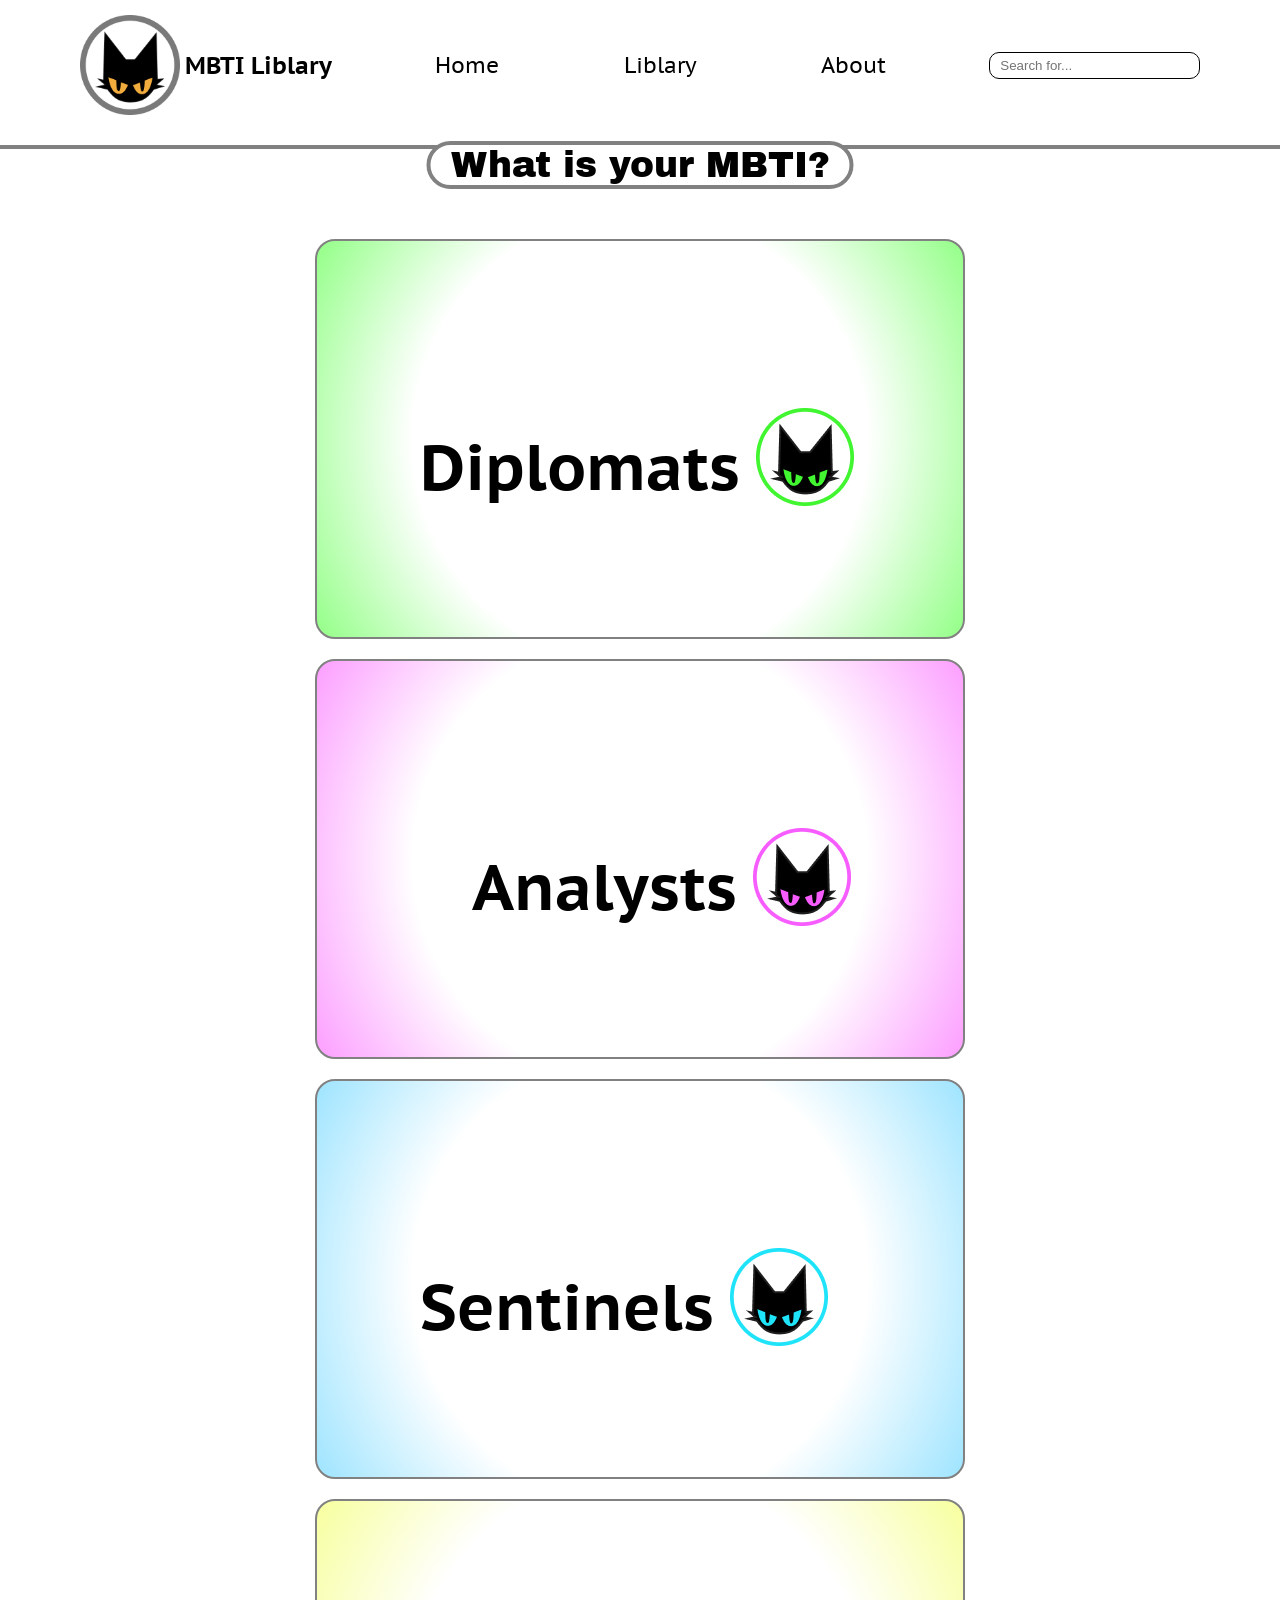
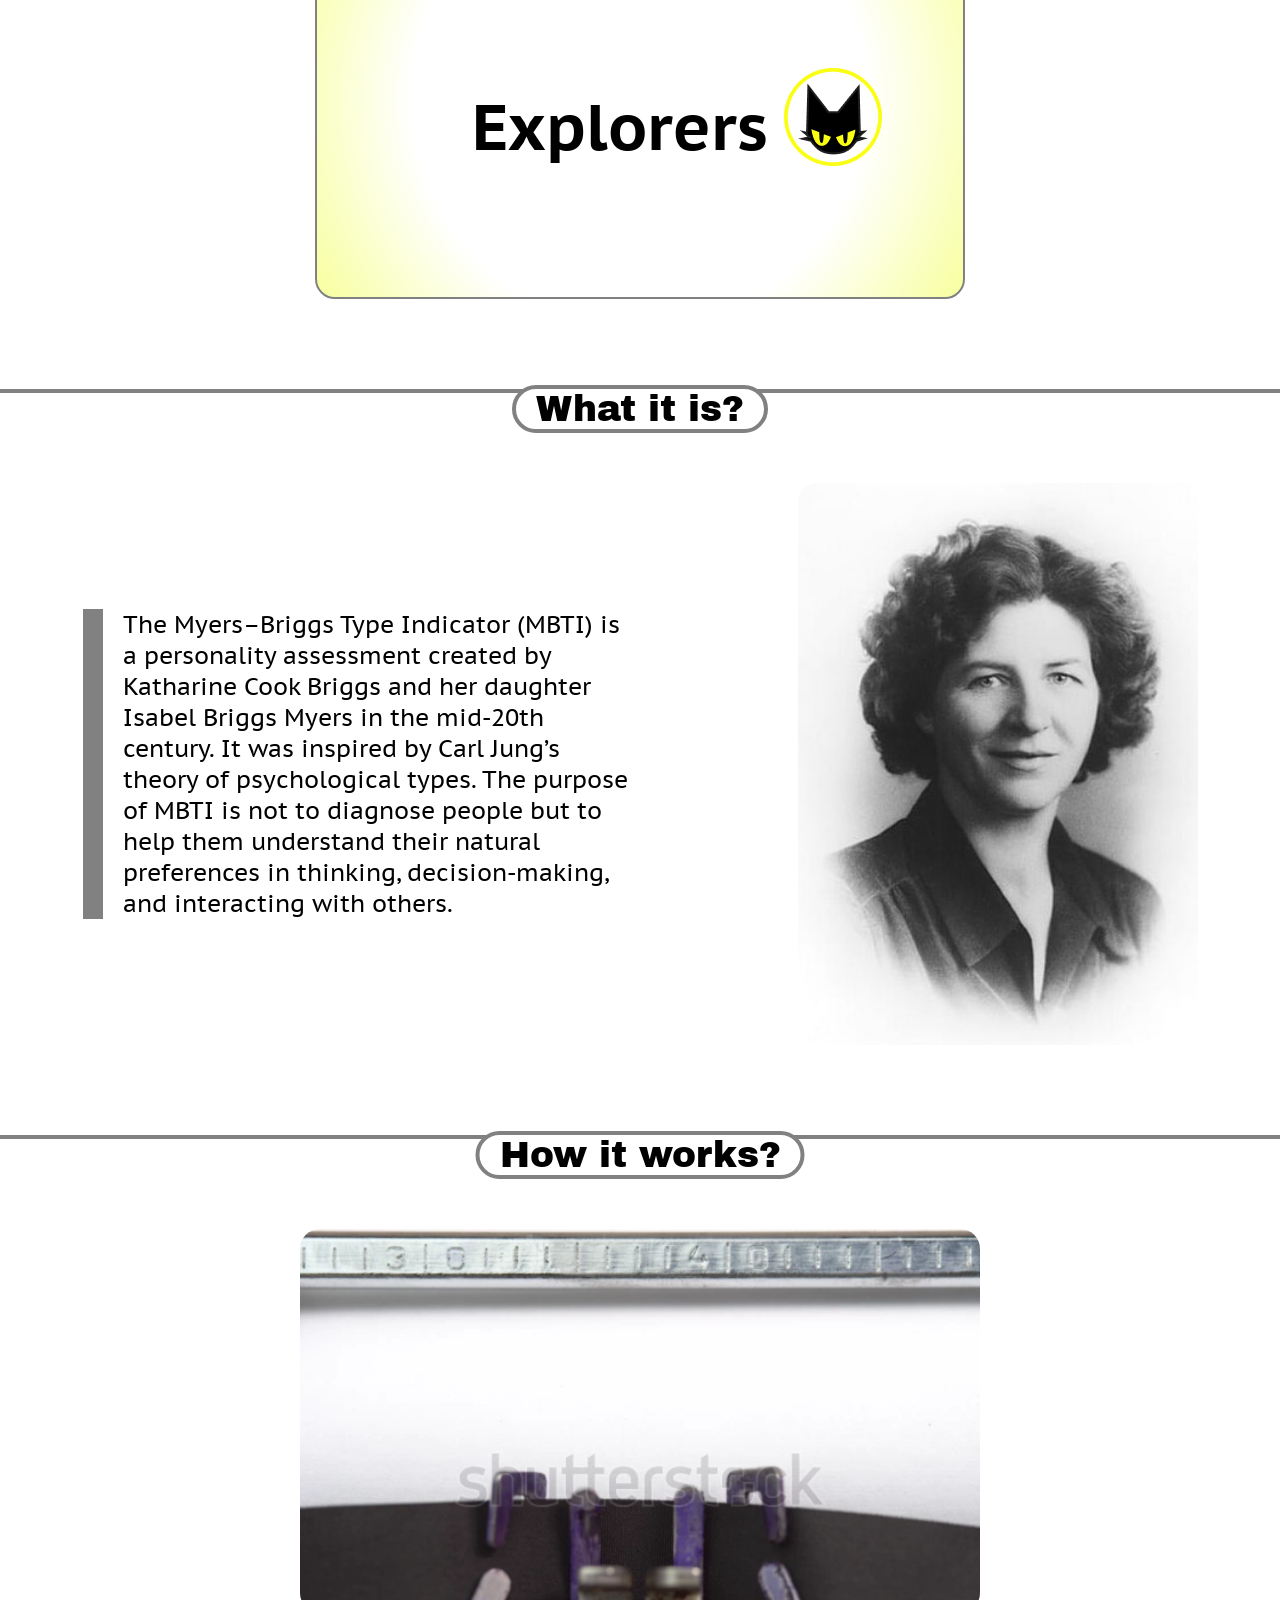
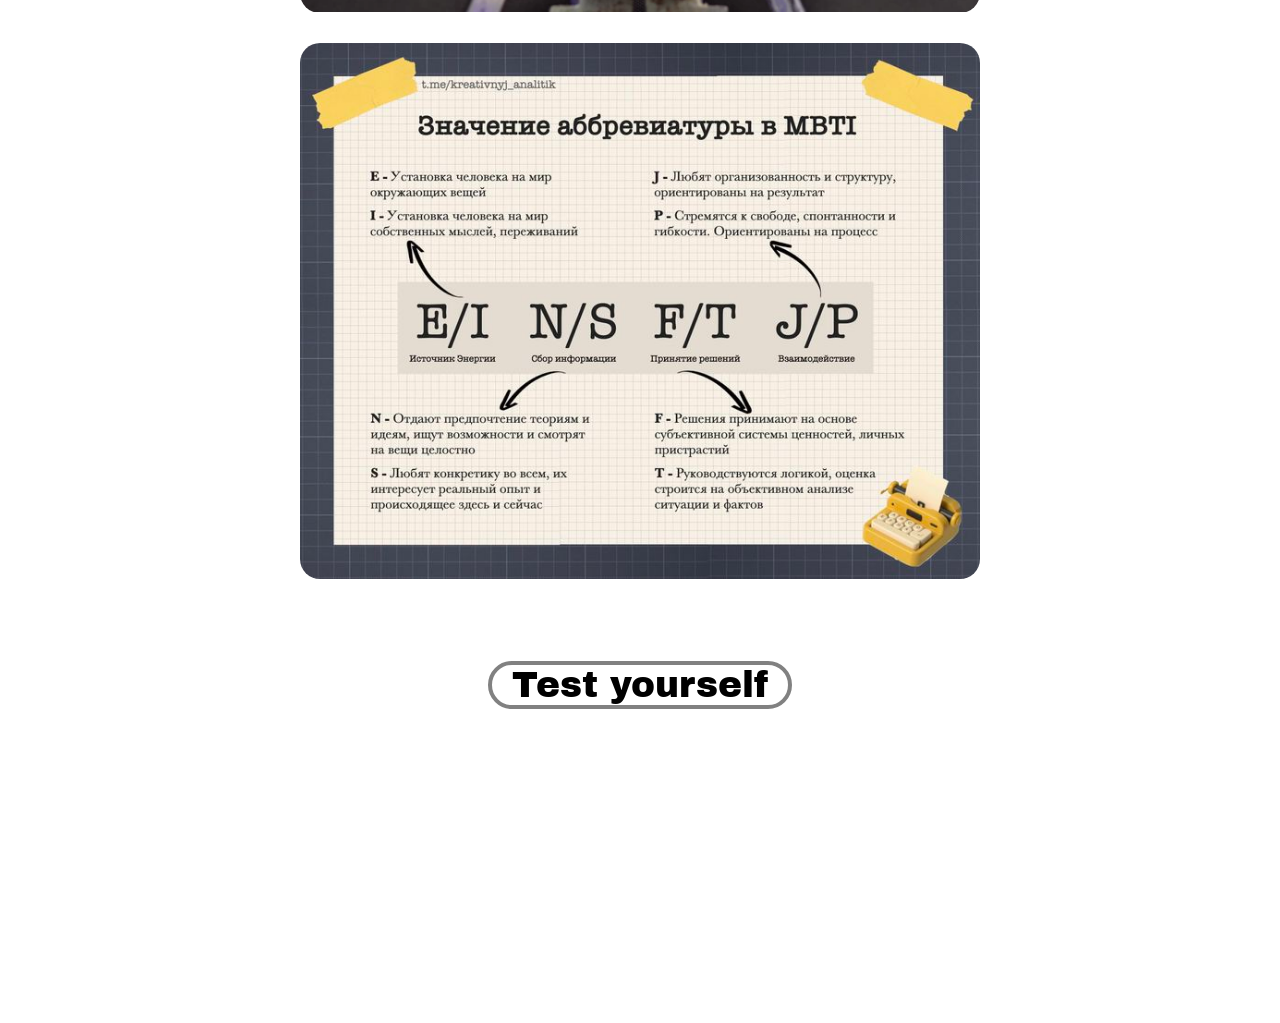
<file: index.html>
<!DOCTYPE html>
<html lang="ru">

<head>
    <meta charset="UTF-8">
    <meta name="viewport" content="width=device-width, initial-scale=1.0">
    <title>16 Presanility type</title>
    <link rel="preconnect" href="https://fonts.googleapis.com">
    <link rel="preconnect" href="https://fonts.gstatic.com" crossorigin>
    <link href="https://fonts.googleapis.com/css2?family=ABeeZee:ital@0;1&family=Archivo+Black&display=swap"
        rel="stylesheet">
    <link rel="preconnect" href="https://fonts.googleapis.com">
    <link rel="preconnect" href="https://fonts.gstatic.com" crossorigin>
    <link
        href="https://fonts.googleapis.com/css2?family=ABeeZee:ital@0;1&family=Archivo+Black&family=PT+Sans+Caption:wght@400;700&display=swap"
        rel="stylesheet">
    <link rel="stylesheet" href="./style/main.css">
</head>

<body>
    <header>
        <div class="logo">
            <img class="logo" src="./img/picture/logo.png" alt="logo">
            <h2>
                MBTI Liblary
            </h2>
        </div>

        <div class="nav-bar">
            <nav><a href="#">Home</a></nav>
            <nav><a href="#">Liblary</a></nav>
            <nav><a href="#">About</a></nav>
        </div>
        <input name="search" type="text" placeholder="Search for..." />
        <select id="burger">
            <option value="" disabled selected>Menu</option>
            <option value="#">Home</option>
            <option value="#">Liblary</option>
            <option value="#">About</option>
        </select>
    </header>
    <main>
        <section class="drop-bar">
            <div class="line">
            </div>
            <span class="title">What is your MBTI?</span>
        </section>

        <section class="choise-section">
            <div id='Diplomat' class="card Diplomats">
                <h3>Diplomats</h3>
            </div>
            <div id='Analysts' class="card Analysts">
                <h3>Analysts</h3>
            </div>
            <div id='Sentinels' class="card Sentinels">
                <h3>Sentinels</h3>
            </div>
            <div id='Explorers' class="card Explorers">
                <h3>Explorers</h3>
            </div>
        </section>
        <section class="drop-bar">
            <div class="line">
            </div>
            <span class="title">What it is?</span>
        </section>
        <section class="description-section">
            <article>The Myers–Briggs Type Indicator (MBTI) is a personality assessment created by Katharine Cook Briggs
                and her daughter Isabel Briggs Myers in the mid-20th century. It was inspired by Carl Jung’s theory
                of psychological types. The purpose of MBTI is not to diagnose people but to help them understand
                their natural preferences in thinking, decision-making, and interacting with others.</article>
            <img src="./img/picture/IsabelBriggsMyers.jpg" alt="">
        </section>
        <section class="drop-bar">
            <div class="line">
            </div>
            <span class="title">How it works?</span>
        </section>
        <section class="video-section">
            <video autoplay loop
                src="./img/picture/stock-footage-who-am-i-phrase-close-up-being-typing-and-centered-on-a-sheet-of-paper-on-old-vintage-typewriter.webm"></video>
            <img src="./img/picture/Краткая справка по MBTI.jpeg" alt="">
        </section>
        <section class="drop-bar">
            <a href="https://www.16personalities.com/free-personality-test" class="title">Test yourself</a>
        </section>
        <section class="aestetic-section">
            <iframe frameborder="0" allow="clipboard-write"
                style="border:none;width:680px;height:250px;border-radius: 20px;" width="680" height="250"
                src="https://music.yandex.ru/iframe/album/37715162/track/141683228">Слушайте <a
                    href="https://music.yandex.ru/track/141683228?utm_source=desktop&utm_medium=copy_link">John
                    Wayne</a> — <a href="https://music.yandex.ru/artist/5944620">Cigarettes After Sex</a> на Яндекс
                Музыке</iframe>
        </section>

    </main>
    <footer></footer>
</body>

</html>
</file>
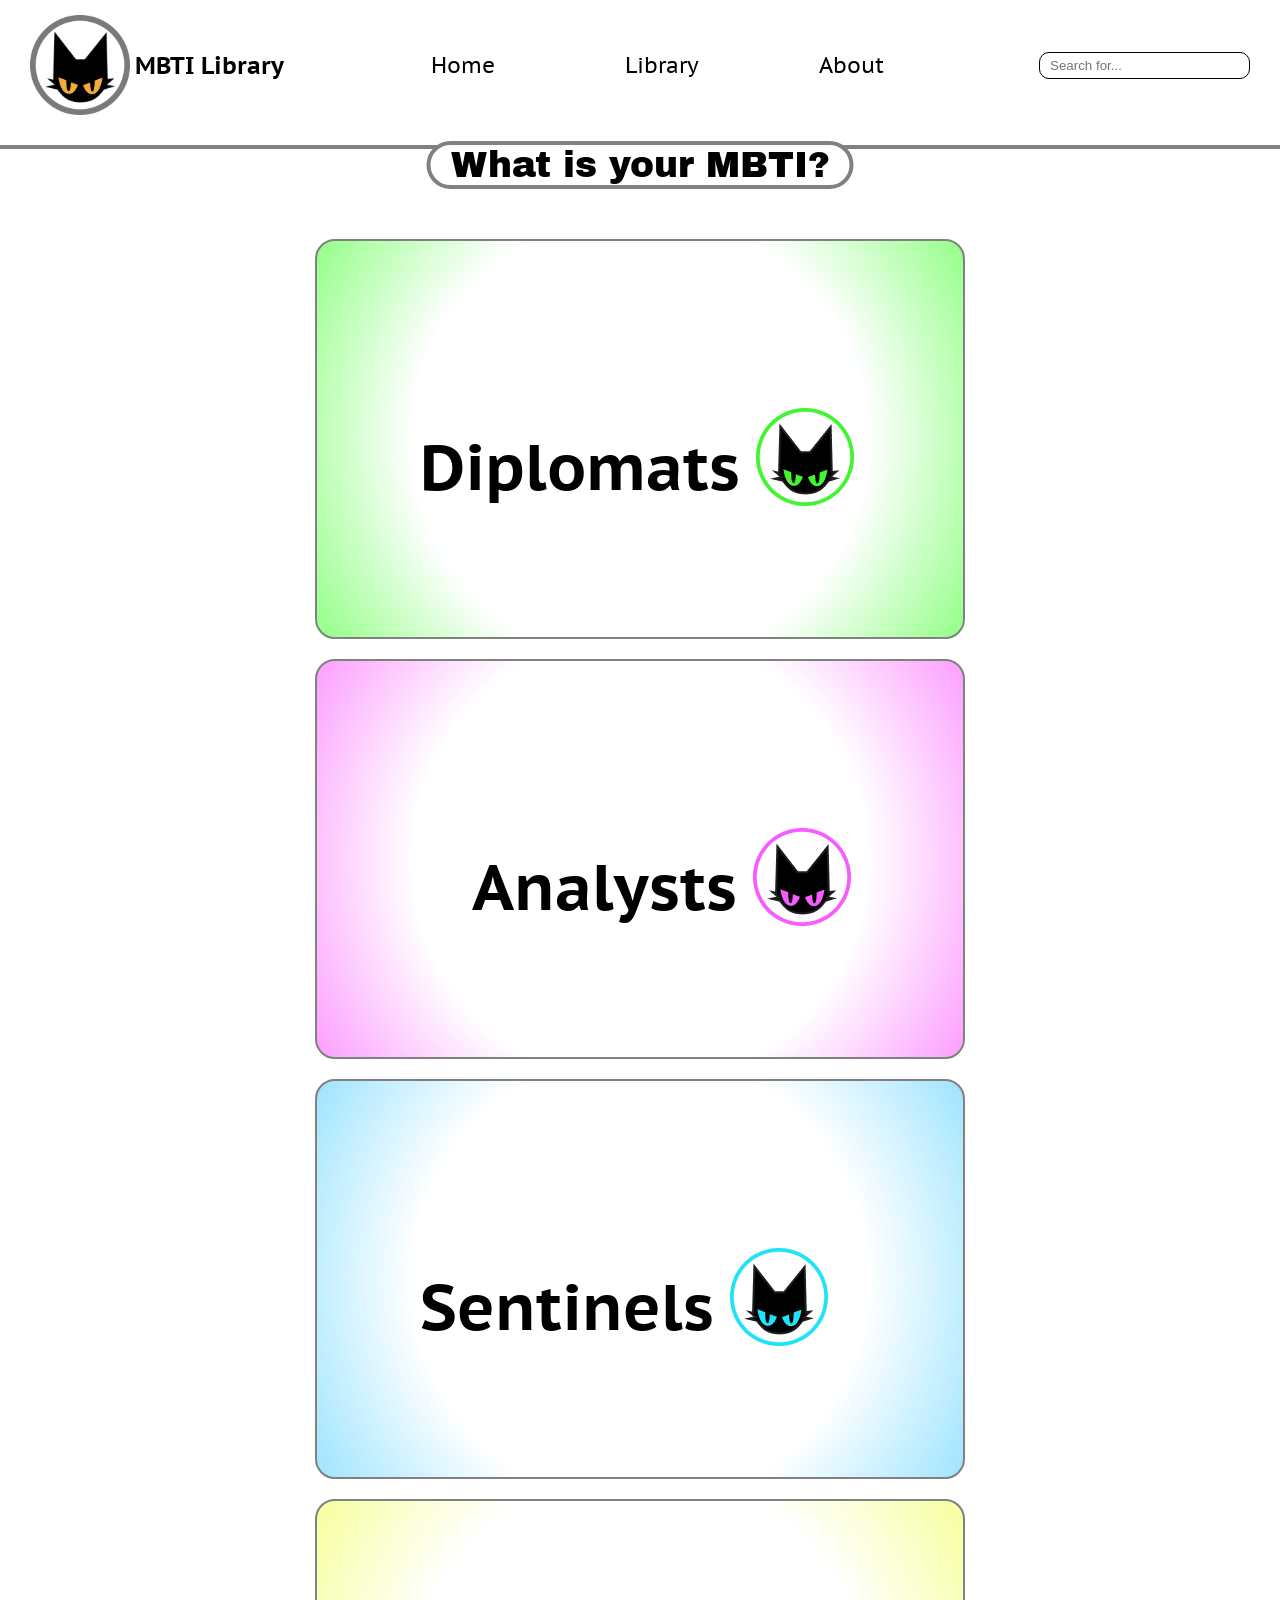
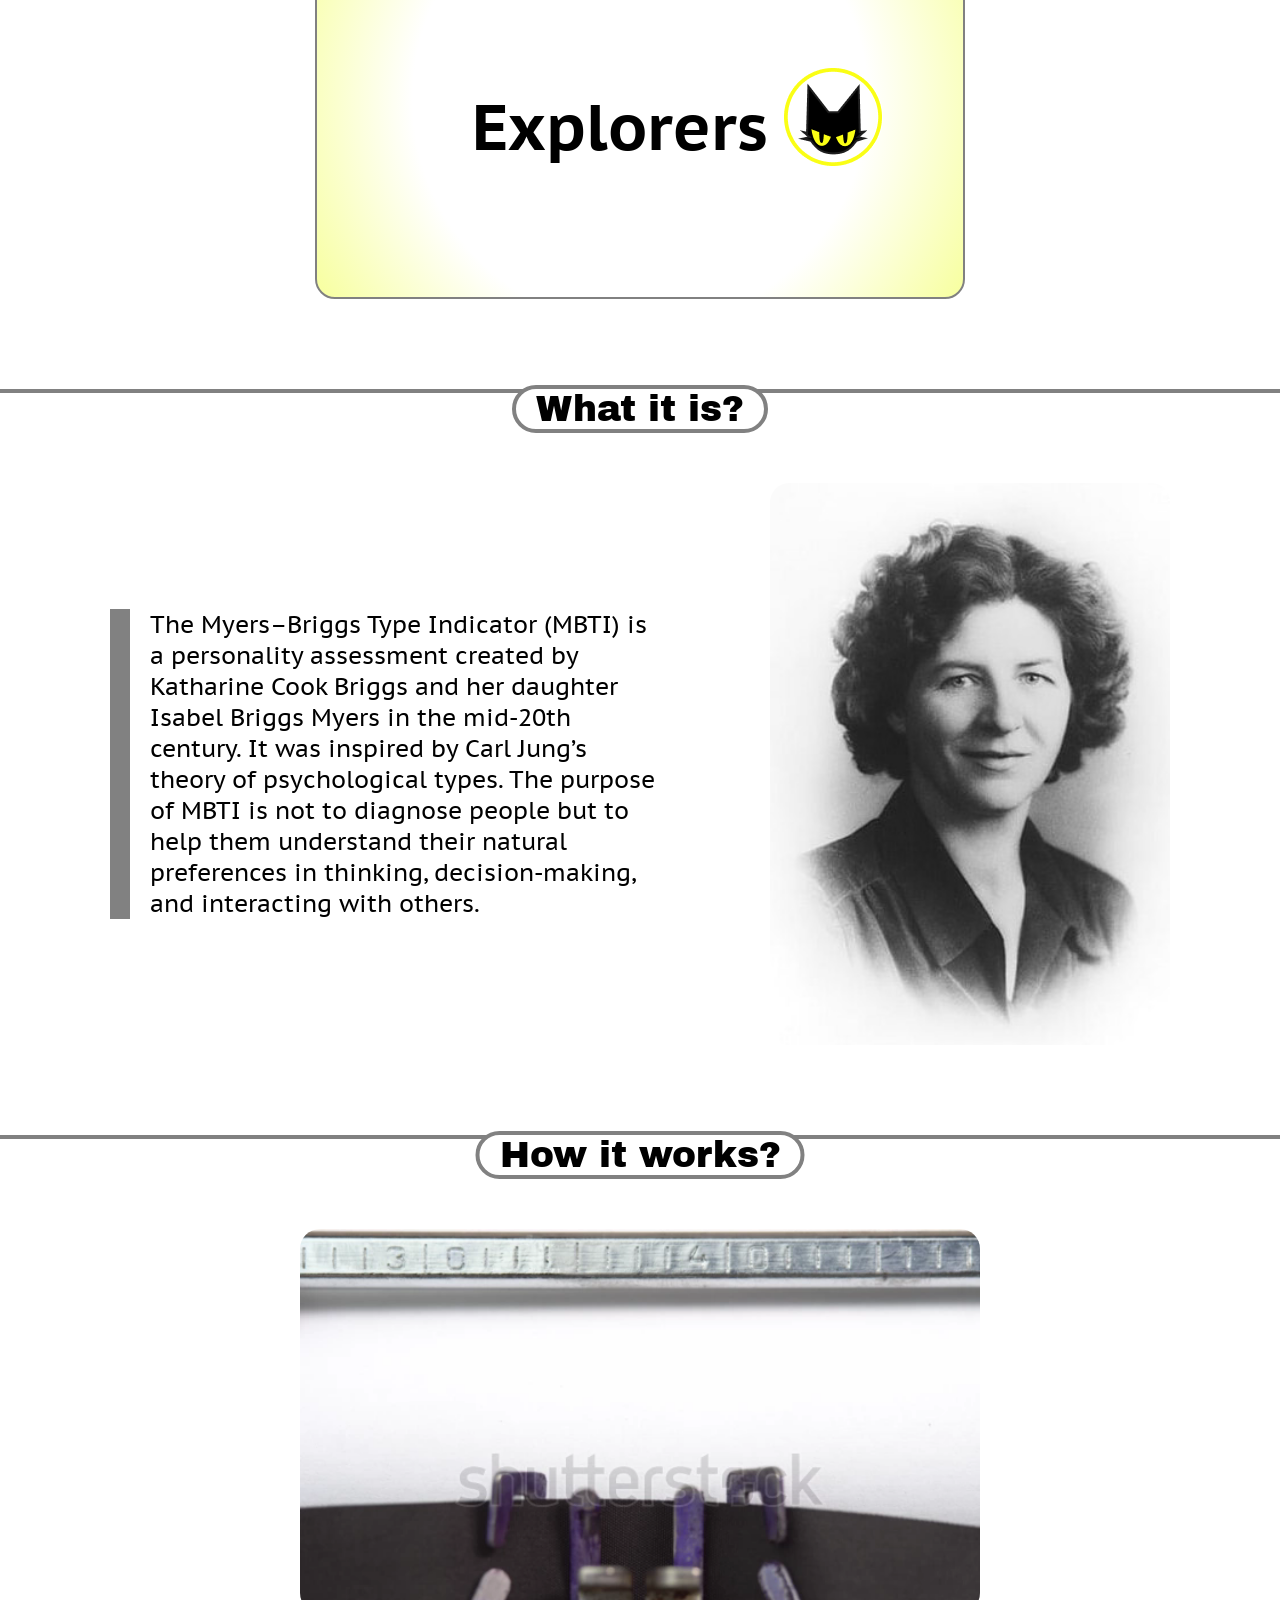
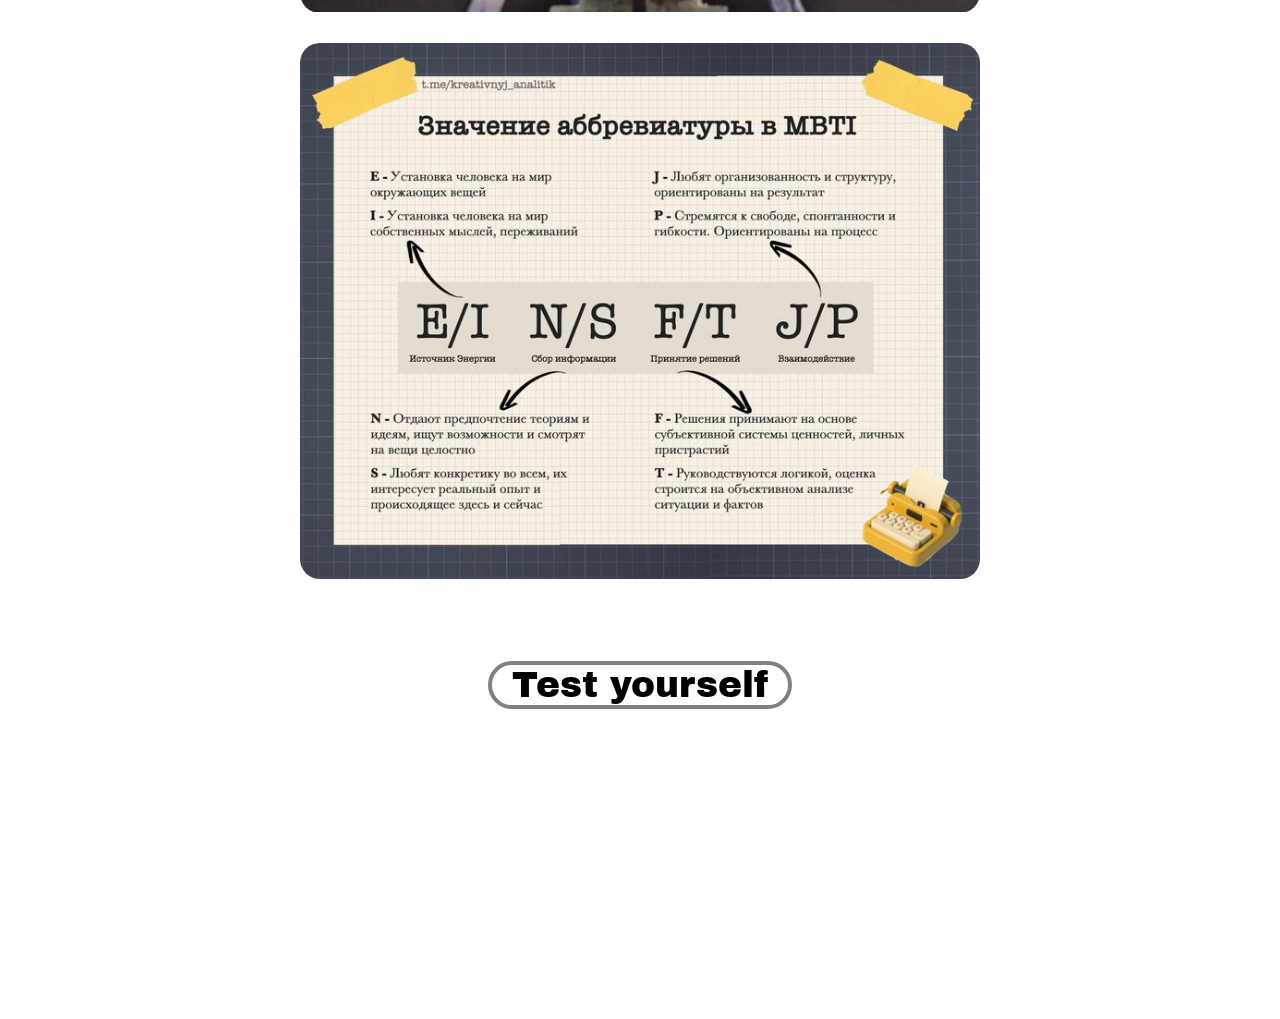
<file: бэм/index.html>
<!DOCTYPE html>
<html lang="ru">

<head>
    <meta charset="UTF-8">
    <meta name="viewport" content="width=device-width, initial-scale=1.0">
    <title>16 Personality type</title>
    <link rel="preconnect" href="https://fonts.googleapis.com">
    <link rel="preconnect" href="https://fonts.gstatic.com" crossorigin>
    <link href="https://fonts.googleapis.com/css2?family=ABeeZee:ital@0;1&family=Archivo+Black&display=swap" rel="stylesheet">
    <link rel="preconnect" href="https://fonts.googleapis.com">
    <link rel="preconnect" href="https://fonts.gstatic.com" crossorigin>
    <link href="https://fonts.googleapis.com/css2?family=ABeeZee:ital@0;1&family=Archivo+Black&family=PT+Sans+Caption:wght@400;700&display=swap" rel="stylesheet">
    <link rel="stylesheet" href="style.css">
</head>

<body>
    <header class="header">
        <div class="header__logo-container">
            <img class="header__logo-img" src="../img/picture/logo.png" alt="logo">
            <h2>MBTI Library</h2>
        </div>

        <div class="header__nav-bar">
            <a href="#" class="header__nav-link">Home</a>
            <a href="#" class="header__nav-link">Library</a>
            <a href="#" class="header__nav-link">About</a>
        </div>
        
        <input class="header__search" name="search" type="text" placeholder="Search for..." />
        
        <select class="header__burger" id="burger">
            <option value="" disabled selected>Menu</option>
            <option value="#">Home</option>
            <option value="#">Library</option>
            <option value="#">About</option>
        </select>
    </header>

    <main>
        <section class="drop-bar">
            <div class="drop-bar__line"></div>
            <span class="drop-bar__title">What is your MBTI?</span>
        </section>

        <section class="choice-section">
            <div class="choice-section__card choice-section__card--diplomats">
                <h3 class="choice-section__card-title">Diplomats</h3>
            </div>
            <div class="choice-section__card choice-section__card--analysts">
                <h3 class="choice-section__card-title">Analysts</h3>
            </div>
            <div class="choice-section__card choice-section__card--sentinels">
                <h3 class="choice-section__card-title">Sentinels</h3>
            </div>
            <div class="choice-section__card choice-section__card--explorers">
                <h3 class="choice-section__card-title">Explorers</h3>
            </div>
        </section>

        <section class="drop-bar">
            <div class="drop-bar__line"></div>
            <span class="drop-bar__title">What it is?</span>
        </section>

        <section class="description-section">
            <article class="description-section__article">
                The Myers–Briggs Type Indicator (MBTI) is a personality assessment created by Katharine Cook Briggs
                and her daughter Isabel Briggs Myers in the mid-20th century. It was inspired by Carl Jung’s theory
                of psychological types. The purpose of MBTI is not to diagnose people but to help them understand
                their natural preferences in thinking, decision-making, and interacting with others.
            </article>
            <img class="description-section__img" src="../img/picture/IsabelBriggsMyers.jpg" alt="Isabel Briggs Myers">
        </section>

        <section class="drop-bar">
            <div class="drop-bar__line"></div>
            <span class="drop-bar__title">How it works?</span>
        </section>

        <section class="video-section">
            <video class="video-section__media" autoplay loop muted src="../img/picture/stock-footage-who-am-i-phrase-close-up-being-typing-and-centered-on-a-sheet-of-paper-on-old-vintage-typewriter.webm"></video>
            <img class="video-section__media" src="../img/picture/Краткая справка по MBTI.jpeg" alt="MBTI Guide">
        </section>

        <section class="drop-bar">
            <a href="https://www.16personalities.com/free-personality-test" class="drop-bar__title drop-bar__link">Test yourself</a>
        </section>

        <section class="aesthetic-section">
            <iframe frameborder="0" allow="clipboard-write" style="border:none;width:680px;height:250px;" width="680" height="250" src="https://music.yandex.ru/iframe/album/37715162/track/141683228">
                Слушайте <a href="https://music.yandex.ru/track/141683228?utm_source=desktop&utm_medium=copy_link">John Wayne</a> — <a href="https://music.yandex.ru/artist/5944620">Cigarettes After Sex</a> на Яндекс Музыке
            </iframe>
        </section>
    </main>

    <footer class="footer"></footer>
</body>

</html>
</file>
<file: style/main.css>
* {
  margin: 0 auto;
  padding: 0;
  box-sizing: border-box;
}

body {
  font-family: "PT Sans Caption", sans-serif;
  background-color: rgb(255, 255, 255);
  overflow-x: hidden;
}

header {
  display: flex;
  justify-content: space-between;
  align-items: center;
  padding: 15px 30px;
  margin-bottom: 15px;
}
header img {
  width: 100%;
  max-width: 100px;
}
header nav a {
  text-decoration: none;
  color: black;
  font-size: 22px;
}
header input {
  border: 1px solid;
  border-radius: 10px;
  padding: 5px 30px 5px 10px;
}
header .logo {
  display: flex;
  justify-content: center;
  align-items: center;
  gap: 5px;
}
header .nav-bar {
  display: grid;
  grid-template-columns: repeat(3, 2fr);
  -moz-column-gap: 120px;
       column-gap: 120px;
  align-items: center;
}
header #burger {
  display: none;
}
@media (max-width: 1000px) {
  header .nav-bar {
    display: none;
  }
  header #burger {
    display: block;
  }
}

.drop-bar {
  position: relative;
  display: flex;
  flex-direction: column;
  align-items: center;
  margin-bottom: 80px;
}
.drop-bar .title {
  font-family: "Archivo Black", sans-serif;
  position: absolute;
  bottom: -40px;
  left: 50%;
  transform: translateX(-50%);
  color: black;
  font-size: 56px;
  font-weight: 500;
  background: rgb(255, 255, 255);
  border-radius: 60px;
  padding: 0 20px;
  border: 4px solid #818181;
  text-decoration: none;
}
.drop-bar .line {
  width: 100%;
  border-bottom: 4px solid #818181;
  overflow: hidden;
  position: relative;
}
@media (max-width: 1300px) {
  .drop-bar .title {
    font-size: 36px;
  }
}
@media (max-width: 850px) {
  .drop-bar .title {
    font-size: 28px;
    bottom: -20px;
  }
}

.choise-section {
  display: grid;
  grid-template-columns: repeat(2, 1fr);
  place-items: center;
  width: 100%;
  margin-bottom: 80px;
  padding: 0 20px 0 20px;
}
.choise-section .card {
  position: relative;
  display: flex;
  flex-direction: column;
  -moz-column-gap: 10px;
       column-gap: 10px;
  align-items: flex-start;
  border: 2px solid #818181;
  border-radius: 20px;
  margin: 10px;
  width: 650px;
  height: 400px;
  transition: transform 0.2s ease-in-out;
}
.choise-section .card:hover {
  transform: scale(1.05);
}
.choise-section .card img {
  width: 100%;
  border-radius: 19px;
}
.choise-section .card h3 {
  display: flex;
  align-items: center;
  flex-wrap: wrap;
  gap: 15px;
  position: absolute;
  top: 25%;
  z-index: 2;
  transform: translateY(50%);
  text-align: center;
  margin: 8px 0;
  color: black;
  font-size: 64px;
}
.choise-section .card.Analysts {
  background: radial-gradient(circle, rgb(255, 255, 255) 60%, rgb(252, 158, 255) 100%);
}
.choise-section .card.Analysts h3::after {
  content: url("../img/icon/analysts.png");
  align-items: center;
}
.choise-section .card.Diplomats {
  background: radial-gradient(circle, rgb(255, 255, 255) 60%, rgb(147, 255, 135) 100%);
}
.choise-section .card.Diplomats h3::after {
  content: url("../img/icon/diplomats.png");
  align-items: center;
}
.choise-section .card.Explorers {
  background: radial-gradient(circle, rgb(255, 255, 255) 60%, rgb(247, 255, 158) 100%);
}
.choise-section .card.Explorers h3::after {
  content: url("../img/icon/explorer.png");
  align-items: center;
}
.choise-section .card.Sentinels {
  background: radial-gradient(circle, rgb(255, 255, 255) 60%, rgb(158, 228, 255) 100%);
}
.choise-section .card.Sentinels h3::after {
  content: url("../img/icon/sentinel.png");
  align-items: center;
}
@media (max-width: 1380px) {
  .choise-section {
    grid-template-columns: 1fr;
  }
}

.Analysts h3,
.Explorers h3 {
  left: 24%;
}

.Diplomats h3,
.Sentinels h3 {
  left: 16%;
}

.description-section, .video-section {
  display: flex;
  justify-content: space-between;
  align-items: center;
  padding: 10px 0;
  margin-bottom: 80px;
}
.description-section article, .video-section article {
  font-size: 24px;
  max-width: 550px;
  margin-left: auto;
  margin-right: auto;
  padding-left: 20px;
  border-left: 20px solid #818181;
}
.description-section img, .video-section img {
  width: 100%;
  max-width: 400px;
  margin-right: auto;
  border-radius: 20px;
}

.video-section {
  padding: 10px 30px;
}
.video-section video,
.video-section img {
  width: 100%;
  max-width: 680px;
  border-radius: 20px;
}
@media (max-width: 1380px) {
  .video-section {
    flex-direction: column;
    gap: 30px;
  }
}

.aestetic-section {
  margin: 20px auto;
  justify-self: center;
  border-radius: 20px;
}/*# sourceMappingURL=main.css.map */
</file>
<file: бэм/style.css>
/* Reset */
* {
  margin: 0;
  padding: 0;
  box-sizing: border-box;
}

body {
  font-family: "PT Sans Caption", sans-serif;
  background-color: rgb(255, 255, 255);
  overflow-x: hidden;
}

/* Блок header */
.header {
  display: flex;
  justify-content: space-between;
  align-items: center;
  padding: 15px 30px;
  margin-bottom: 15px;
}

.header__logo-container {
  display: flex;
  justify-content: center;
  align-items: center;
  gap: 5px;
}

.header__logo-img {
  width: 100%;
  max-width: 100px;
}

.header__nav-bar {
  display: grid;
  grid-template-columns: repeat(3, 2fr);
  column-gap: 120px;
  align-items: center;
}

.header__nav-link {
  text-decoration: none;
  color: black;
  font-size: 22px;
}

.header__search {
  border: 1px solid black;
  border-radius: 10px;
  padding: 5px 30px 5px 10px;
}

.header__burger {
  display: none;
}

@media (max-width: 1000px) {
  .header__nav-bar {
    display: none;
  }
  .header__burger {
    display: block;
  }
}

/* Блок drop-bar */
.drop-bar {
  position: relative;
  display: flex;
  flex-direction: column;
  align-items: center;
  margin-bottom: 80px;
}

.drop-bar__line {
  width: 100%;
  border-bottom: 4px solid #818181;
  overflow: hidden;
  position: relative;
}

.drop-bar__title {
  font-family: "Archivo Black", sans-serif;
  position: absolute;
  bottom: -40px;
  left: 50%;
  transform: translateX(-50%);
  color: black;
  font-size: 56px;
  font-weight: 500;
  background: rgb(255, 255, 255);
  border-radius: 60px;
  padding: 0 20px;
  border: 4px solid #818181;
  text-decoration: none;
}

.drop-bar__link {
  text-decoration: none;
  color: inherit;
}

@media (max-width: 1300px) {
  .drop-bar__title {
    font-size: 36px;
  }
}
@media (max-width: 850px) {
  .drop-bar__title {
    font-size: 28px;
    bottom: -20px;
  }
}

/* Блок choice-section */
.choice-section {
  display: grid;
  grid-template-columns: repeat(2, 1fr);
  place-items: center;
  width: 100%;
  margin-bottom: 80px;
  padding: 0 20px;
}

.choice-section__card {
  position: relative;
  display: flex;
  flex-direction: column;
  align-items: flex-start;
  border: 2px solid #818181;
  border-radius: 20px;
  margin: 10px;
  width: 650px;
  height: 400px;
  transition: transform 0.2s ease-in-out;
}

.choice-section__card:hover {
  transform: scale(1.05);
}

.choice-section__card-img {
  width: 100%;
  border-radius: 19px;
}

.choice-section__card-title {
  display: flex;
  align-items: center;
  flex-wrap: wrap;
  gap: 15px;
  position: absolute;
  top: 25%;
  z-index: 2;
  transform: translateY(50%);
  text-align: center;
  margin: 8px 0;
  color: black;
  font-size: 64px;
}

/* Модификаторы карточек */
.choice-section__card--analysts {
  background: radial-gradient(circle, rgb(255, 255, 255) 60%, rgb(252, 158, 255) 100%);
}
.choice-section__card--analysts .choice-section__card-title::after {
  content: url("../img/icon/analysts.png"); /* Проверьте путь */
  align-items: center;
}

.choice-section__card--diplomats {
  background: radial-gradient(circle, rgb(255, 255, 255) 60%, rgb(147, 255, 135) 100%);
}
.choice-section__card--diplomats .choice-section__card-title::after {
  content: url("../img/icon/diplomats.png");
  align-items: center;
}

.choice-section__card--explorers {
  background: radial-gradient(circle, rgb(255, 255, 255) 60%, rgb(247, 255, 158) 100%);
}
.choice-section__card--explorers .choice-section__card-title::after {
  content: url("../img/icon/explorer.png");
  align-items: center;
}

.choice-section__card--sentinels {
  background: radial-gradient(circle, rgb(255, 255, 255) 60%, rgb(158, 228, 255) 100%);
}
.choice-section__card--sentinels .choice-section__card-title::after {
  content: url("../img/icon/sentinel.png");
  align-items: center;
}

/* Позиционирование заголовков внутри карточек (можно добавить модификаторы, но для простоты оставим так) */
.choice-section__card--analysts .choice-section__card-title,
.choice-section__card--explorers .choice-section__card-title {
  left: 24%;
}
.choice-section__card--diplomats .choice-section__card-title,
.choice-section__card--sentinels .choice-section__card-title {
  left: 16%;
}

@media (max-width: 1380px) {
  .choice-section {
    grid-template-columns: 1fr;
  }
}

/* Блок description-section */
.description-section {
  display: flex;
  justify-content: space-between;
  align-items: center;
  padding: 10px 0;
  margin-bottom: 80px;
}

.description-section__article {
  font-size: 24px;
  max-width: 550px;
  margin-left: auto;
  margin-right: auto;
  padding-left: 20px;
  border-left: 20px solid #818181;
}

.description-section__img {
  width: 100%;
  max-width: 400px;
  margin-right: auto;
  border-radius: 20px;
}

/* Блок video-section */
.video-section {
  display: flex;
  justify-content: space-between;
  align-items: center;
  padding: 10px 30px;
  margin-bottom: 80px;
}

.video-section__media {
  width: 100%;
  max-width: 680px;
  border-radius: 20px;
}

@media (max-width: 1380px) {
  .video-section {
    flex-direction: column;
    gap: 30px;
  }
}

/* Блок aesthetic-section */
.aesthetic-section {
  margin: 20px auto;
  justify-self: center;
  border-radius: 20px;
  display: flex;
  justify-content: center;
}

.aesthetic-section iframe {
  border-radius: 20px;
}
</file>
